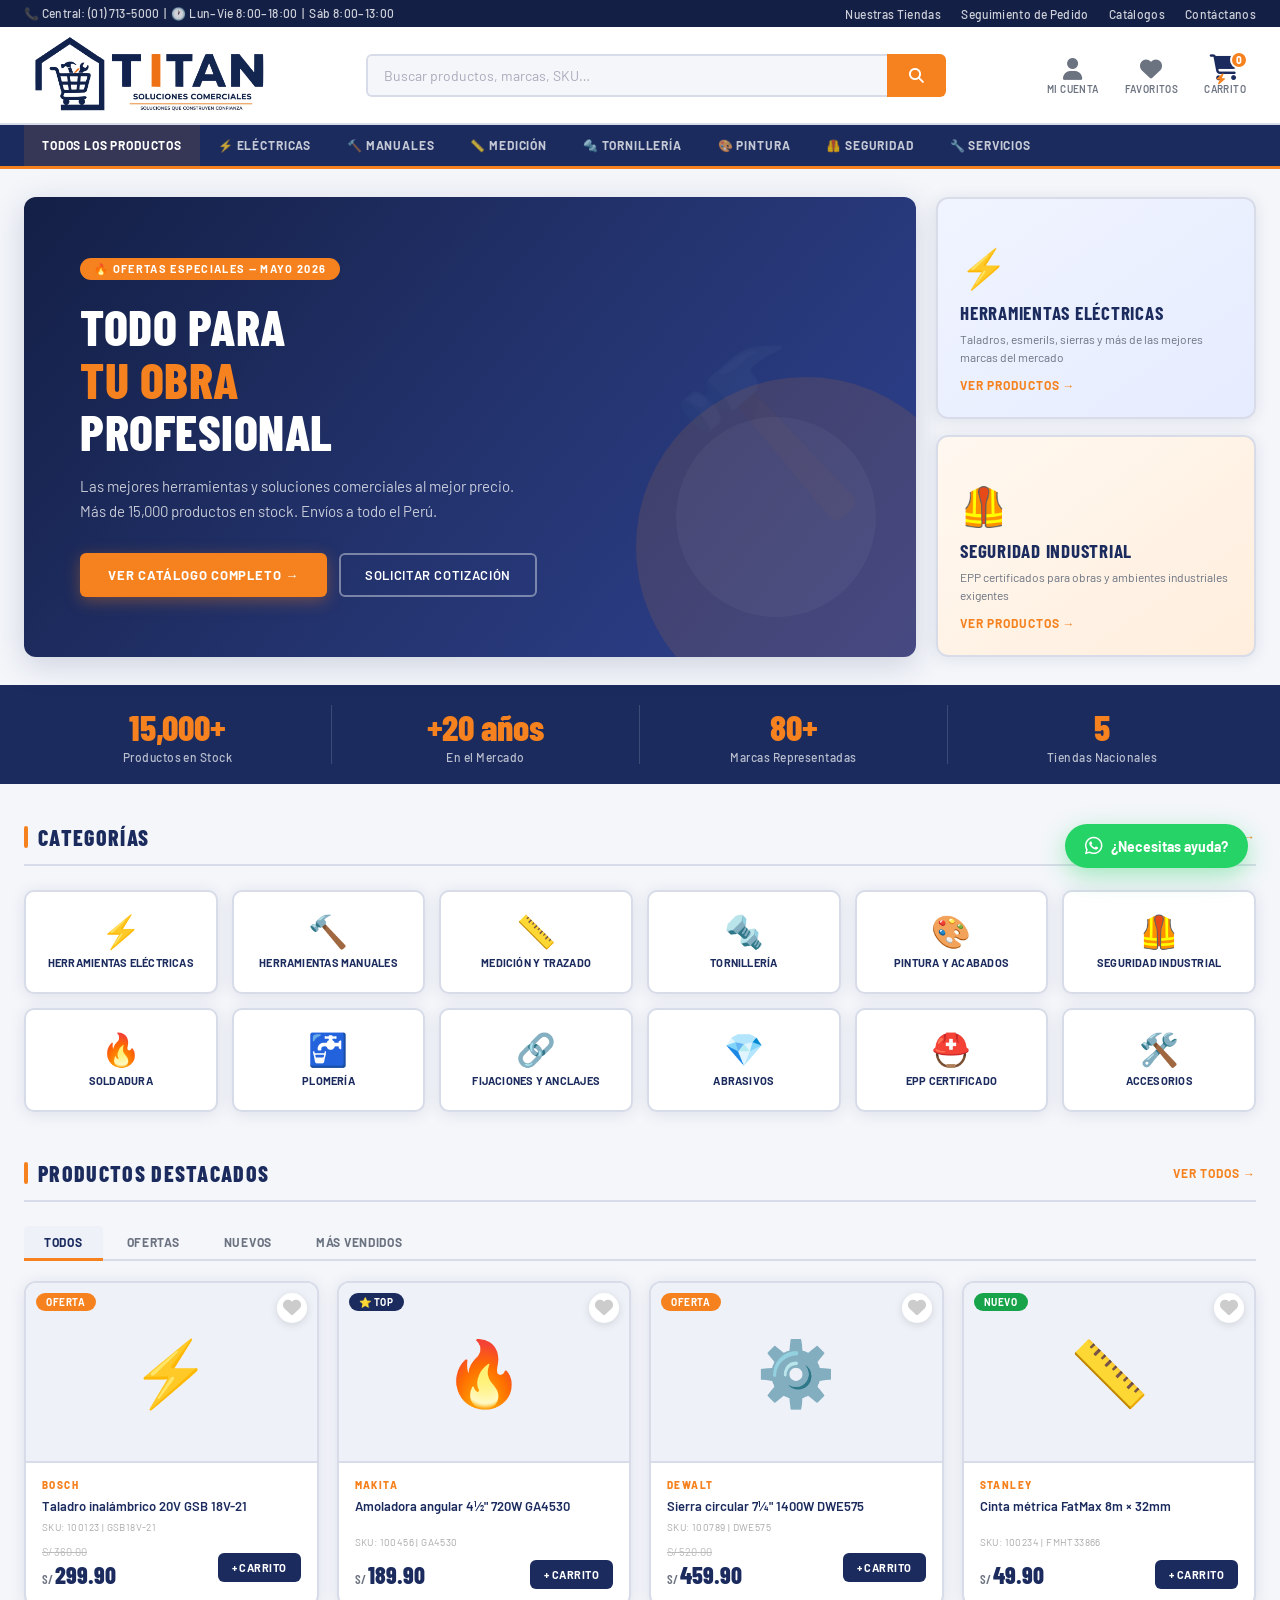
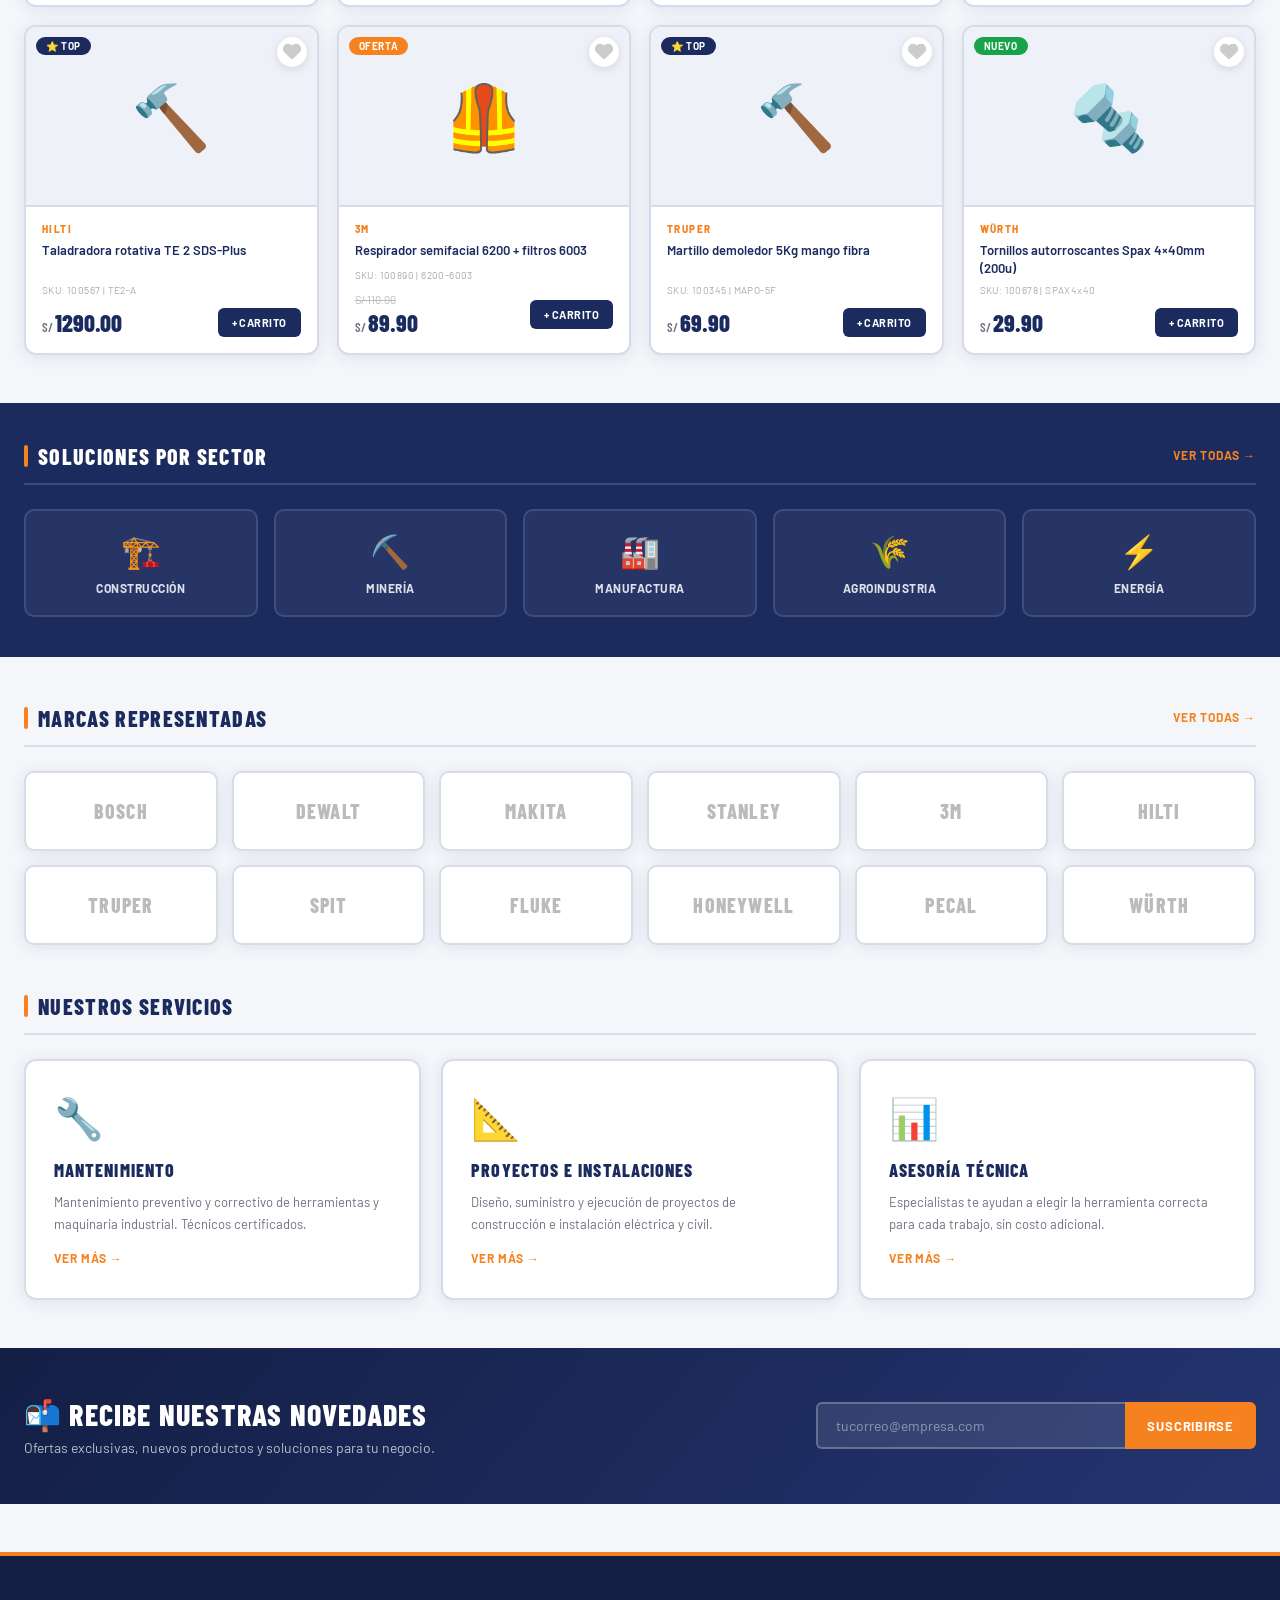
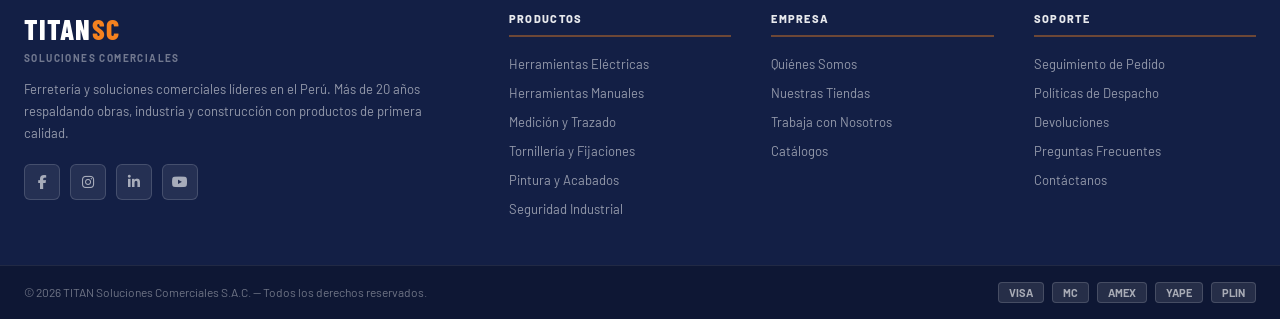
<file: index.html>
<!DOCTYPE html>
<html lang="es">
<head>
  <meta charset="UTF-8">
  <meta name="viewport" content="width=device-width, initial-scale=1.0">
  <title>TITAN Soluciones Comerciales</title>
  <meta name="description" content="Soluciones que Construyen Confianza. Herramientas profesionales, materiales y servicios para obras e industria en el Perú.">
  <link href="https://fonts.googleapis.com/css2?family=Barlow:wght@300;400;500;600;700;800;900&family=Barlow+Condensed:wght@600;700;800&display=swap" rel="stylesheet">
  <link href="https://cdnjs.cloudflare.com/ajax/libs/font-awesome/6.4.0/css/all.min.css" rel="stylesheet">
  <link rel="stylesheet" href="styles.css">
</head>
<body>

<!-- TOP BAR -->
<div class="topbar">
  <div class="topbar-inner">
    <div>📞 Central: (01) 713-5000 &nbsp;|&nbsp; 🕐 Lun–Vie 8:00–18:00 &nbsp;|&nbsp; Sáb 8:00–13:00</div>
    <div class="topbar-links">
      <a href="#tiendas">Nuestras Tiendas</a>
      <a href="#" onclick="abrirModal('seguimiento');return false;">Seguimiento de Pedido</a>
      <a href="#catalogos">Catálogos</a>
      <a href="#contacto">Contáctanos</a>
    </div>
  </div>
</div>

<!-- HEADER -->
<header id="header">
  <div class="header-inner">

    <!-- LOGO con imagen real -->
    <div class="logo" onclick="window.scrollTo({top:0,behavior:'smooth'})">
      <img src="logo.png" alt="Titan Soluciones Comerciales"
           onerror="this.style.display='none';document.getElementById('logoFallback').style.display='flex'">
      <div id="logoFallback" style="display:none;align-items:center;gap:8px">
        <div style="width:44px;height:44px;background:var(--azul);border-radius:8px;display:flex;align-items:center;justify-content:center;font-size:22px">🔨</div>
        <div class="logo-text">
          <div class="logo-title">TITAN<span>SC</span></div>
          <div class="logo-sub">Soluciones Comerciales</div>
        </div>
      </div>
    </div>

    <!-- BUSCADOR -->
    <div class="search-bar">
      <input type="text" id="searchInput" placeholder="Buscar productos, marcas, SKU…" autocomplete="off">
      <button onclick="buscar()"><i class="fas fa-search"></i></button>
      <div class="search-dropdown" id="searchDropdown"></div>
    </div>

    <!-- ACCIONES -->
    <div class="header-actions">
      <div class="header-action" onclick="abrirModal('cuenta')">
        <span class="icon"><i class="fas fa-user"></i></span>
        <span>Mi Cuenta</span>
      </div>
      <div class="header-action" onclick="abrirFavoritos()">
        <span class="icon cart-icon-wrap">
          <i class="fas fa-heart"></i>
          <span id="favCount" class="badge" style="display:none">0</span>
        </span>
        <span>Favoritos</span>
      </div>
      <div class="header-action cart-trigger" onclick="abrirCarrito()">
        <span class="icon cart-icon-wrap">
          <span style="position:relative;display:inline-block">
  <i class="fas fa-shopping-cart" style="color:var(--azul);font-size:26px"></i>
  <i class="fas fa-bolt" style="position:absolute;bottom:-4px;left:6px;font-size:11px;color:var(--naranja)"></i>
</span>
          <span id="cartBadge" class="badge">0</span>
        </span>
        <span>Carrito</span>
      </div>
    </div>
  </div>
</header>

<!-- NAV -->
<nav>
  <div class="nav-inner">
    <div class="nav-item active" onclick="filtrarNav(this,'todos')">Todos los productos</div>
    <div class="nav-item" onclick="filtrarNav(this,'electricas')">⚡ Eléctricas</div>
    <div class="nav-item" onclick="filtrarNav(this,'manuales')">🔨 Manuales</div>
    <div class="nav-item" onclick="filtrarNav(this,'medicion')">📏 Medición</div>
    <div class="nav-item" onclick="filtrarNav(this,'tornillos')">🔩 Tornillería</div>
    <div class="nav-item" onclick="filtrarNav(this,'pintura')">🎨 Pintura</div>
    <div class="nav-item" onclick="filtrarNav(this,'seguridad')">🦺 Seguridad</div>
    <div class="nav-item" onclick="abrirModal('servicios')">🔧 Servicios</div>
  </div>
</nav>

<!-- HERO -->
<div class="hero">
  <div class="hero-main">
    <div class="hero-deco">🔨</div>
    <div class="hero-content">
      <span class="hero-tag">🔥 Ofertas Especiales — Mayo 2026</span>
      <h1>Todo para<br><span>Tu Obra</span><br>Profesional</h1>
      <p>Las mejores herramientas y soluciones comerciales al mejor precio. Más de 15,000 productos en stock. Envíos a todo el Perú.</p>
      <div class="hero-btns">
        <button class="btn-primary" onclick="document.getElementById('productos').scrollIntoView({behavior:'smooth'})">
          Ver Catálogo Completo →
        </button>
        <button class="btn-outline" onclick="abrirModal('cotizacion')">
          Solicitar Cotización
        </button>
      </div>
    </div>
  </div>
  <div class="hero-side">
    <div class="side-banner b1" onclick="filtrarNav(document.querySelectorAll('.nav-item')[1],'electricas')">
      <span class="sb-icon">⚡</span>
      <h3>Herramientas Eléctricas</h3>
      <p>Taladros, esmerils, sierras y más de las mejores marcas del mercado</p>
      <div class="sb-link">VER PRODUCTOS →</div>
    </div>
    <div class="side-banner b2" onclick="filtrarNav(document.querySelectorAll('.nav-item')[6],'seguridad')">
      <span class="sb-icon">🦺</span>
      <h3>Seguridad Industrial</h3>
      <p>EPP certificados para obras y ambientes industriales exigentes</p>
      <div class="sb-link">VER PRODUCTOS →</div>
    </div>
  </div>
</div>

<!-- STATS -->
<div class="stats-bar">
  <div class="stats-inner">
    <div class="stat-item">
      <div class="stat-num" data-target="15000" data-suffix="+">0</div>
      <div class="stat-label">Productos en Stock</div>
    </div>
    <div class="stat-item">
      <div class="stat-num">+20 años</div>
      <div class="stat-label">En el Mercado</div>
    </div>
    <div class="stat-item">
      <div class="stat-num" data-target="80" data-suffix="+">0</div>
      <div class="stat-label">Marcas Representadas</div>
    </div>
    <div class="stat-item">
      <div class="stat-num" data-target="5">0</div>
      <div class="stat-label">Tiendas Nacionales</div>
    </div>
  </div>
</div>

<!-- CATEGORÍAS -->
<div class="section">
  <div class="section-header">
    <div class="section-title">Categorías</div>
    <span class="ver-todo" onclick="document.getElementById('productos').scrollIntoView({behavior:'smooth'})">Ver todas →</span>
  </div>
  <div class="cats-grid" id="catsGrid"></div>
</div>

<!-- PRODUCTOS -->
<div class="section" id="productos">
  <div class="section-header">
    <div class="section-title">Productos Destacados</div>
    <span class="ver-todo" onclick="filtrarNav(document.querySelector('.nav-item'),'todos')">Ver todos →</span>
  </div>
  <div class="productos-tabs">
    <div class="prod-tab active" onclick="cambiarTab(this,'todos')">Todos</div>
    <div class="prod-tab" onclick="cambiarTab(this,'oferta')">Ofertas</div>
    <div class="prod-tab" onclick="cambiarTab(this,'nuevo')">Nuevos</div>
    <div class="prod-tab" onclick="cambiarTab(this,'destacado')">Más Vendidos</div>
  </div>
  <div class="productos-grid" id="productosGrid"></div>
</div>

<!-- SECTORES -->
<div class="industrias">
  <div class="industrias-inner">
    <div class="section-header">
      <div class="section-title">Soluciones por Sector</div>
      <span class="ver-todo">Ver todas →</span>
    </div>
    <div class="industrias-grid">
      <div class="industria-item" onclick="abrirModal('sector-construccion')"><div class="ind-icon">🏗️</div><div class="ind-name">Construcción</div></div>
      <div class="industria-item" onclick="abrirModal('sector-mineria')"><div class="ind-icon">⛏️</div><div class="ind-name">Minería</div></div>
      <div class="industria-item" onclick="abrirModal('sector-industria')"><div class="ind-icon">🏭</div><div class="ind-name">Manufactura</div></div>
      <div class="industria-item" onclick="abrirModal('sector-agricultura')"><div class="ind-icon">🌾</div><div class="ind-name">Agroindustria</div></div>
      <div class="industria-item" onclick="abrirModal('sector-energia')"><div class="ind-icon">⚡</div><div class="ind-name">Energía</div></div>
    </div>
  </div>
</div>

<!-- MARCAS -->
<div class="section" id="catalogos">
  <div class="section-header">
    <div class="section-title">Marcas Representadas</div>
    <span class="ver-todo">Ver todas →</span>
  </div>
  <div class="marcas-grid" id="marcasGrid"></div>
</div>

<!-- SERVICIOS -->
<div class="section">
  <div class="section-header">
    <div class="section-title">Nuestros Servicios</div>
  </div>
  <div class="servicios-grid">
    <div class="servicio-card" onclick="abrirModal('srv-mantenimiento')">
      <span class="srv-icon">🔧</span>
      <div class="srv-title">Mantenimiento</div>
      <div class="srv-desc">Mantenimiento preventivo y correctivo de herramientas y maquinaria industrial. Técnicos certificados.</div>
      <div class="srv-link">Ver más →</div>
    </div>
    <div class="servicio-card" onclick="abrirModal('srv-proyectos')">
      <span class="srv-icon">📐</span>
      <div class="srv-title">Proyectos e Instalaciones</div>
      <div class="srv-desc">Diseño, suministro y ejecución de proyectos de construcción e instalación eléctrica y civil.</div>
      <div class="srv-link">Ver más →</div>
    </div>
    <div class="servicio-card" onclick="abrirModal('srv-asesoria')">
      <span class="srv-icon">📊</span>
      <div class="srv-title">Asesoría Técnica</div>
      <div class="srv-desc">Especialistas te ayudan a elegir la herramienta correcta para cada trabajo, sin costo adicional.</div>
      <div class="srv-link">Ver más →</div>
    </div>
  </div>
</div>

<!-- NEWSLETTER -->
<div class="newsletter">
  <div class="newsletter-inner">
    <div>
      <h2>📬 Recibe Nuestras Novedades</h2>
      <p>Ofertas exclusivas, nuevos productos y soluciones para tu negocio.</p>
    </div>
    <div class="newsletter-form">
      <input type="email" id="newsletterEmail" placeholder="tucorreo@empresa.com">
      <button onclick="suscribir()">Suscribirse</button>
    </div>
  </div>
</div>

<!-- FOOTER -->
<footer id="contacto">
  <div class="footer-inner">
    <div>
      <div class="footer-logo">TITAN<span>SC</span></div>
      <div class="footer-sub">Soluciones Comerciales</div>
      <div class="footer-desc">Ferretería y soluciones comerciales líderes en el Perú. Más de 20 años respaldando obras, industria y construcción con productos de primera calidad.</div>
      <div class="footer-social">
        <div class="social-btn" title="Facebook"><i class="fab fa-facebook-f"></i></div>
        <div class="social-btn" title="Instagram"><i class="fab fa-instagram"></i></div>
        <div class="social-btn" title="LinkedIn"><i class="fab fa-linkedin-in"></i></div>
        <div class="social-btn" title="YouTube"><i class="fab fa-youtube"></i></div>
      </div>
    </div>
    <div class="footer-col">
      <h4>Productos</h4>
      <ul>
        <li><a href="#" onclick="filtrarNav(null,'electricas');return false;">Herramientas Eléctricas</a></li>
        <li><a href="#" onclick="filtrarNav(null,'manuales');return false;">Herramientas Manuales</a></li>
        <li><a href="#" onclick="filtrarNav(null,'medicion');return false;">Medición y Trazado</a></li>
        <li><a href="#" onclick="filtrarNav(null,'tornillos');return false;">Tornillería y Fijaciones</a></li>
        <li><a href="#" onclick="filtrarNav(null,'pintura');return false;">Pintura y Acabados</a></li>
        <li><a href="#" onclick="filtrarNav(null,'seguridad');return false;">Seguridad Industrial</a></li>
      </ul>
    </div>
    <div class="footer-col">
      <h4>Empresa</h4>
      <ul>
        <li><a href="#" onclick="abrirModal('quienes');return false;">Quiénes Somos</a></li>
        <li><a href="#tiendas">Nuestras Tiendas</a></li>
        <li><a href="#" onclick="abrirModal('trabajo');return false;">Trabaja con Nosotros</a></li>
        <li><a href="#catalogos">Catálogos</a></li>
      </ul>
    </div>
    <div class="footer-col">
      <h4>Soporte</h4>
      <ul>
        <li><a href="#" onclick="abrirModal('seguimiento');return false;">Seguimiento de Pedido</a></li>
        <li><a href="#" onclick="abrirModal('despacho');return false;">Políticas de Despacho</a></li>
        <li><a href="#" onclick="abrirModal('devoluciones');return false;">Devoluciones</a></li>
        <li><a href="#" onclick="abrirModal('faq');return false;">Preguntas Frecuentes</a></li>
        <li><a href="#contacto">Contáctanos</a></li>
      </ul>
    </div>
  </div>
  <div class="footer-bottom">
    <div class="footer-bottom-inner">
      <span>© 2026 TITAN Soluciones Comerciales S.A.C. — Todos los derechos reservados.</span>
      <div class="footer-pays">
        <span class="pay-badge">VISA</span>
        <span class="pay-badge">MC</span>
        <span class="pay-badge">AMEX</span>
        <span class="pay-badge">YAPE</span>
        <span class="pay-badge">PLIN</span>
      </div>
    </div>
  </div>
</footer>

<!-- MODAL UNIVERSAL -->
<div id="modalOverlay" class="modal-overlay" onclick="cerrarModalOverlay(event)">
  <div class="modal-box" id="modalBox">
    <button class="modal-close" onclick="cerrarModal()"><i class="fas fa-times"></i></button>
    <div id="modalContent"></div>
  </div>
</div>

<!-- MODAL CARRITO -->
<div id="cartModalOverlay" class="modal-overlay" onclick="cerrarCartOverlay(event)">
  <div class="modal-box cart-box">
    <button class="modal-close" style="background:rgba(255,255,255,0.15);border-color:rgba(255,255,255,0.2);color:#fff" onclick="cerrarCarrito()"><i class="fas fa-times"></i></button>
    <div class="cart-header-bar">
      <h3><i class="fas fa-shopping-cart"></i> Mi Carrito</h3>
    </div>
    <div class="cart-body-scroll" id="cartBody"></div>
    <div class="cart-footer-bar">
      <div class="cart-total-line">
        <span>Subtotal</span>
        <strong>S/ <span id="cartTotal">0.00</span></strong>
      </div>
      <button class="btn-checkout" onclick="checkout()">
        <i class="fab fa-whatsapp"></i>&nbsp; Finalizar por WhatsApp
      </button>
      <button class="btn-vaciar" onclick="vaciarCarrito()">Vaciar carrito</button>
    </div>
  </div>
</div>

<!-- MODAL FAVORITOS -->
<div id="favModalOverlay" class="modal-overlay" onclick="cerrarFavOverlay(event)">
  <div class="modal-box cart-box">
    <button class="modal-close" style="background:rgba(255,255,255,0.15);border-color:rgba(255,255,255,0.2);color:#fff" onclick="cerrarFavoritos()"><i class="fas fa-times"></i></button>
    <div class="cart-header-bar">
      <h3><i class="fas fa-heart"></i> Mis Favoritos</h3>
    </div>
    <div class="cart-body-scroll" id="favBody"></div>
  </div>
</div>

<!-- TOAST -->
<div id="toast" class="toast"></div>

<!-- WHATSAPP FLOTANTE -->
<a href="https://wa.me/51926962140" class="whatsapp-float" target="_blank" title="Chatea con nosotros">
  <i class="fab fa-whatsapp"></i>
  <span>¿Necesitas ayuda?</span>
</a>

<script src="script.js"></script>
</body>
</html>
</file>
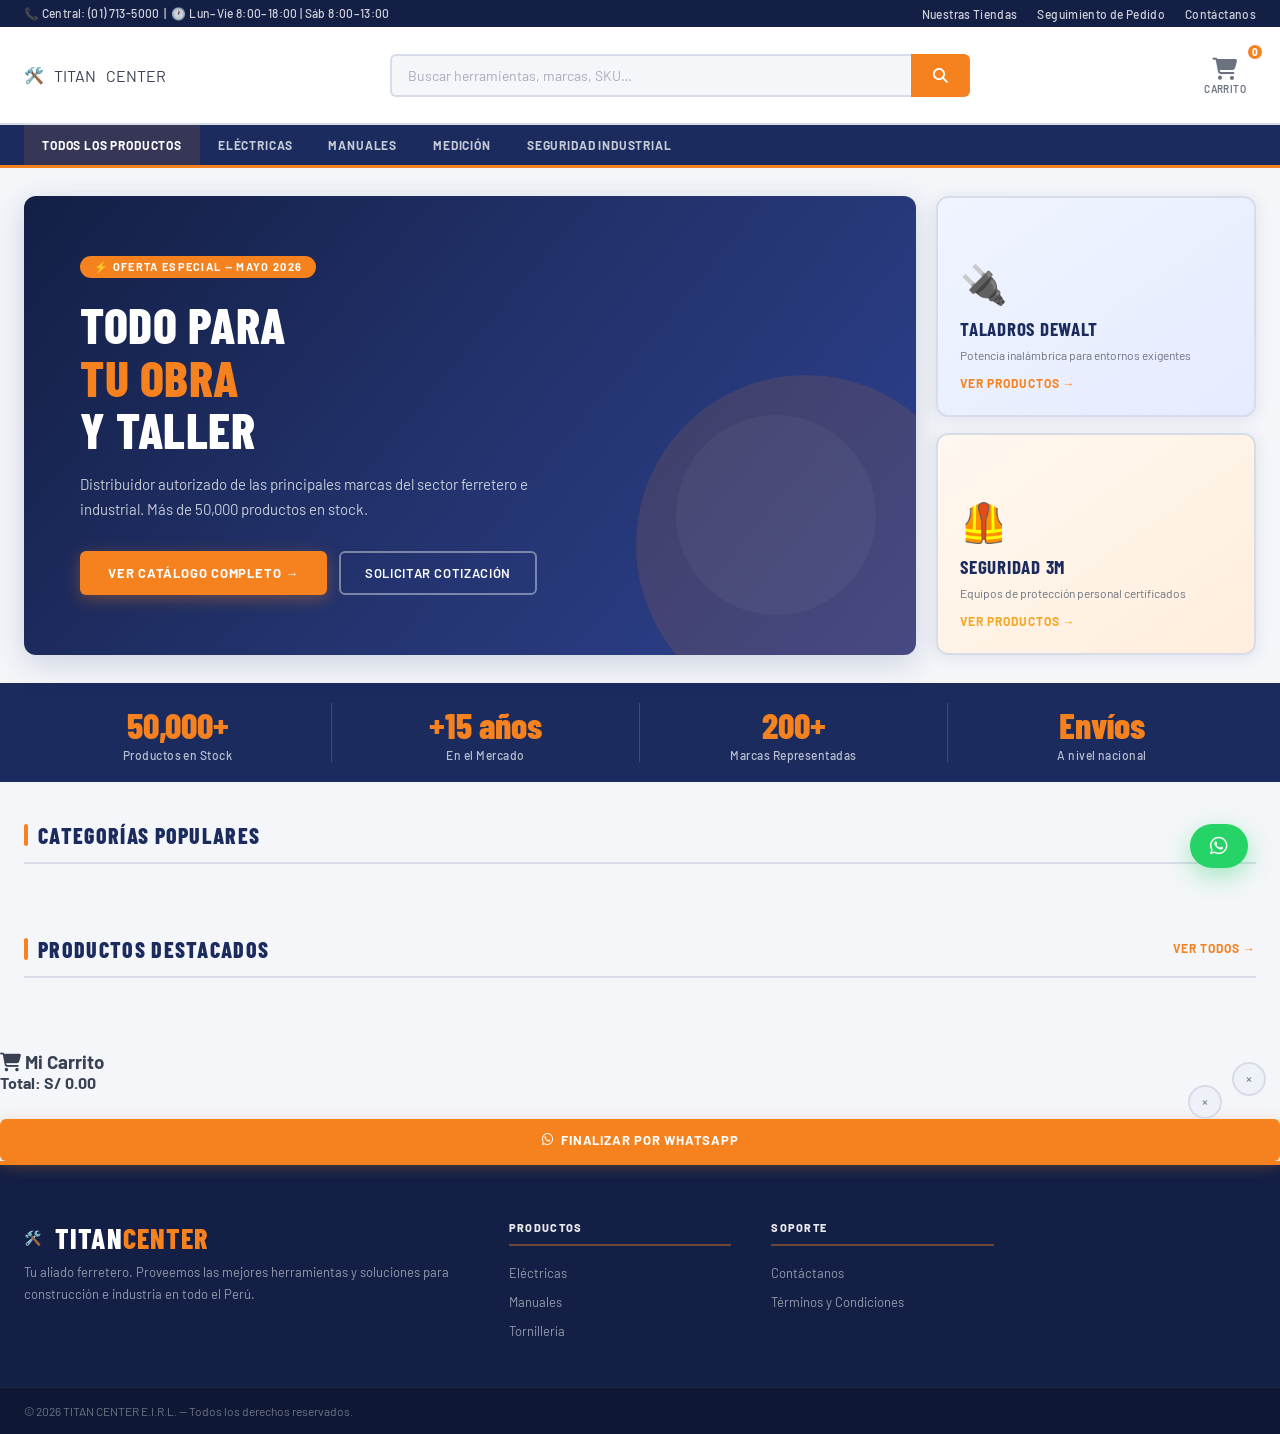
<file: index001.html>
<!DOCTYPE html>
<html lang="es">
<head>
    <meta charset="UTF-8">
    <meta name="viewport" content="width=device-width, initial-scale=1.0">
    <title>TITAN CENTER — Herramientas y Soluciones Industriales</title>
    <link href="https://fonts.googleapis.com/css2?family=Barlow:wght@300;400;500;600;700;800;900&family=Barlow+Condensed:wght@600;700;800&display=swap" rel="stylesheet">
    <link href="https://cdnjs.cloudflare.com/ajax/libs/font-awesome/6.4.0/css/all.min.css" rel="stylesheet">
    <link rel="stylesheet" href="styles.css">
</head>
<body>

<div class="topbar">
  <div class="topbar-inner">
    <div>📞 Central: (01) 713-5000 &nbsp;|&nbsp; 🕐 Lun–Vie 8:00–18:00 | Sáb 8:00–13:00</div>
    <div class="topbar-links">
      <a href="#">Nuestras Tiendas</a>
      <a href="#">Seguimiento de Pedido</a>
      <a href="#">Contáctanos</a>
    </div>
  </div>
</div>

<header id="header">
  <div class="header-inner">
    <div class="logo">
      <div class="logo-icon">🛠️</div>
      TITAN<span>CENTER</span>
    </div>
    <div class="search-bar">
      <input type="text" placeholder="Buscar herramientas, marcas, SKU…">
      <button><i class="fas fa-search"></i></button>
    </div>
    <div class="header-actions">
      <div class="header-action" id="cartIcon">
        <div class="cart-badge">
            <span class="icon"><i class="fas fa-shopping-cart"></i></span>
            <span class="badge" id="cartCount">0</span>
        </div>
        <span>Carrito</span>
      </div>
    </div>
  </div>
</header>

<nav>
  <div class="nav-inner">
    <div class="nav-item active">Todos los productos</div>
    <div class="nav-item">Eléctricas</div>
    <div class="nav-item">Manuales</div>
    <div class="nav-item">Medición</div>
    <div class="nav-item">Seguridad Industrial</div>
  </div>
</nav>

<div class="hero">
  <div class="hero-main">
    <span class="hero-tag">⚡ Oferta Especial — Mayo 2026</span>
    <h1>Todo para<br><span>Tu Obra</span><br>y Taller</h1>
    <p>Distribuidor autorizado de las principales marcas del sector ferretero e industrial. Más de 50,000 productos en stock.</p>
    <div class="hero-btns">
      <button class="btn-primary" onclick="document.getElementById('productos').scrollIntoView({behavior:'smooth'})">Ver catálogo completo →</button>
      <button class="btn-outline">Solicitar cotización</button>
    </div>
  </div>
  <div class="hero-side">
    <div class="side-banner b1">
      <span class="sb-icon">🔌</span>
      <h3>Taladros DeWalt</h3>
      <p>Potencia inalámbrica para entornos exigentes</p>
      <div class="sb-link">VER PRODUCTOS →</div>
    </div>
    <div class="side-banner b2">
      <span class="sb-icon">🦺</span>
      <h3>Seguridad 3M</h3>
      <p>Equipos de protección personal certificados</p>
      <div class="sb-link" style="color:#F5A623">VER PRODUCTOS →</div>
    </div>
  </div>
</div>

<div class="stats-bar">
  <div class="stats-inner">
    <div class="stat-item">
      <div class="stat-num">50,000+</div>
      <div class="stat-label">Productos en Stock</div>
    </div>
    <div class="stat-item">
      <div class="stat-num">+15 años</div>
      <div class="stat-label">En el Mercado</div>
    </div>
    <div class="stat-item">
      <div class="stat-num">200+</div>
      <div class="stat-label">Marcas Representadas</div>
    </div>
    <div class="stat-item">
      <div class="stat-num">Envíos</div>
      <div class="stat-label">A nivel nacional</div>
    </div>
  </div>
</div>

<div class="section" id="categorias">
  <div class="section-header">
    <div class="section-title">Categorías Populares</div>
  </div>
  <div class="cats-grid" id="catSlider">
    </div>
</div>

<div class="section" id="productos">
  <div class="section-header">
    <div class="section-title">Productos Destacados</div>
    <span class="ver-todo">Ver todos →</span>
  </div>
  <div class="productos-grid" id="featuredProducts">
    </div>
</div>

<div id="productModal" class="custom-modal">
    <div class="modal-content product-detail-content">
        <span class="modal-close" onclick="cerrarDetalle()">&times;</span>
        <div class="product-detail-grid" id="productDetailBody">
            </div>
    </div>
</div>

<div id="cartModal" class="custom-modal">
    <div class="modal-content cart-content">
        <div class="modal-header">
            <h3><i class="fas fa-shopping-cart"></i> Mi Carrito</h3>
            <span class="modal-close" onclick="cerrarCarrito()">&times;</span>
        </div>
        <div class="modal-body" id="cartBody"></div>
        <div class="modal-footer">
            <div class="cart-total">
                <strong>Total: <span style="color:var(--rojo);">S/ <span id="cartTotal">0.00</span></span></strong>
            </div>
            <button class="btn-primary" style="width:100%; justify-content:center;" onclick="checkout()">
                <i class="fab fa-whatsapp"></i> Finalizar por WhatsApp
            </button>
        </div>
    </div>
</div>

<a href="https://wa.me/51991234567" class="whatsapp-float" target="_blank">
    <i class="fab fa-whatsapp"></i>
</a>

<footer>
  <div class="footer-inner">
    <div>
      <div class="footer-logo"><div class="logo-icon" style="display:inline-block; width:24px;height:24px;font-size:14px;vertical-align:middle;">🛠️</div> TITAN<span>CENTER</span></div>
      <div class="footer-desc">Tu aliado ferretero. Proveemos las mejores herramientas y soluciones para construcción e industria en todo el Perú.</div>
    </div>
    <div class="footer-col">
      <h4>Productos</h4>
      <ul>
        <li><a href="#">Eléctricas</a></li>
        <li><a href="#">Manuales</a></li>
        <li><a href="#">Tornillería</a></li>
      </ul>
    </div>
    <div class="footer-col">
      <h4>Soporte</h4>
      <ul>
        <li><a href="#">Contáctanos</a></li>
        <li><a href="#">Términos y Condiciones</a></li>
      </ul>
    </div>
  </div>
  <div class="footer-bottom">
    <div class="footer-bottom-inner">
      <span>© 2026 TITAN CENTER E.I.R.L. — Todos los derechos reservados.</span>
    </div>
  </div>
</footer>

<script src="script.js"></script>
</body>
</html>
</file>
<file: styles.css>
/* ═══════════════════════════════════════════════════════════
   TITAN SOLUCIONES COMERCIALES — styles.css
   Tema CLARO: Azul Marino #1B2B5E + Naranja #F5821F
════════════════════════════════════════════════════════════ */

:root {
  --azul:        #1B2B5E;
  --azul-dark:   #131f45;
  --azul-medio:  #243470;
  --azul-claro:  #2e4190;
  --naranja:     #F5821F;
  --naranja-dark:#d96d0c;
  --naranja-hover:#ff8f2d;
  --blanco:      #FFFFFF;
  --gris-bg:     #F4F6FA;
  --gris-claro:  #EEF1F8;
  --gris-borde:  #D8DCE8;
  --gris-texto:  #6B7280;
  --texto-oscuro:#1B2B5E;
  --texto-medio: #374151;
  --verde:       #16a34a;
  --rojo-error:  #DC2626;
  --whatsapp:    #25d366;
  --sombra:      0 2px 16px rgba(27,43,94,0.10);
  --sombra-hover:0 8px 32px rgba(27,43,94,0.18);
}

*, *::before, *::after { box-sizing: border-box; margin: 0; padding: 0; }
html { scroll-behavior: smooth; }

body {
  font-family: 'Barlow', 'Segoe UI', sans-serif;
  background: var(--gris-bg);
  color: var(--texto-medio);
  min-height: 100vh;
  overflow-x: hidden;
}

a { text-decoration: none; color: inherit; }

/* ══════════════════════
   TOP BAR
══════════════════════ */
.topbar {
  background: var(--azul-dark);
  padding: 6px 0;
  font-size: 12px;
  font-weight: 500;
  letter-spacing: 0.03em;
  color: rgba(255,255,255,0.80);
}
.topbar-inner {
  max-width: 1380px;
  margin: 0 auto;
  padding: 0 24px;
  display: flex;
  justify-content: space-between;
  align-items: center;
  gap: 12px;
}
.topbar a { color: rgba(255,255,255,0.80); transition: color .2s; }
.topbar a:hover { color: var(--naranja); }
.topbar-links { display: flex; gap: 20px; }

/* ══════════════════════
   HEADER
══════════════════════ */
header {
  background: var(--blanco);
  border-bottom: 2px solid var(--gris-borde);
  position: sticky;
  top: 0;
  z-index: 100;
  transition: box-shadow .3s;
}
header.scrolled { box-shadow: 0 4px 24px rgba(27,43,94,0.15); }

.header-inner {
  max-width: 1380px;
  margin: 0 auto;
  padding: 0 24px;
  display: grid;
  grid-template-columns: auto 1fr auto;
  align-items: center;
  gap: 28px;
  height: 96px;
}

/* LOGO */
.logo {
  display: flex;
  align-items: center;
  cursor: pointer;
  gap: 10px;
  user-select: none;
  flex-shrink: 0;
}
.logo img {
  height: 90px;
  width: auto;
  object-fit: contain;
}
.logo-text {
  display: flex;
  flex-direction: column;
  line-height: 1.1;
}
.logo-title {
  font-family: 'Barlow Condensed', sans-serif;
  font-size: 26px;
  font-weight: 800;
  color: var(--azul);
  letter-spacing: 0.04em;
  text-transform: uppercase;
}
.logo-title span { color: var(--naranja); }
.logo-sub {
  font-size: 9px;
  font-weight: 700;
  letter-spacing: 0.14em;
  text-transform: uppercase;
  color: var(--gris-texto);
}

/* SEARCH */
.search-bar {
  display: flex;
  max-width: 580px;
  width: 100%;
  justify-self: center;
  position: relative;
  border-radius: 6px;
  overflow: visible;
}
.search-bar input {
  flex: 1;
  padding: 11px 16px;
  background: var(--gris-bg);
  border: 2px solid var(--gris-borde);
  border-right: none;
  border-radius: 6px 0 0 6px;
  color: var(--texto-oscuro);
  font-family: 'Barlow', sans-serif;
  font-size: 14px;
  outline: none;
  transition: border-color .2s;
}
.search-bar input:focus { border-color: var(--azul); background: var(--blanco); }
.search-bar input::placeholder { color: #aab; }
.search-bar button {
  padding: 11px 22px;
  background: var(--naranja);
  border: none;
  border-radius: 0 6px 6px 0;
  color: #fff;
  font-size: 15px;
  cursor: pointer;
  transition: background .2s;
}
.search-bar button:hover { background: var(--naranja-dark); }

/* Search dropdown */
.search-dropdown {
  position: absolute;
  top: calc(100% + 6px);
  left: 0; right: 0;
  background: var(--blanco);
  border: 2px solid var(--gris-borde);
  border-radius: 8px;
  z-index: 300;
  display: none;
  overflow: hidden;
  box-shadow: var(--sombra-hover);
}
.search-dropdown.active { display: block; }
.search-result-item {
  padding: 10px 16px;
  display: flex;
  align-items: center;
  gap: 12px;
  cursor: pointer;
  transition: background .15s;
  border-bottom: 1px solid var(--gris-claro);
}
.search-result-item:last-child { border-bottom: none; }
.search-result-item:hover { background: var(--gris-bg); }
.sri-icon { font-size: 22px; }
.sri-info { flex: 1; }
.sri-name { font-size: 13px; font-weight: 600; color: var(--texto-oscuro); }
.sri-meta { font-size: 11px; color: var(--gris-texto); margin-top: 2px; }
.sri-price {
  font-family: 'Barlow Condensed', sans-serif;
  font-size: 16px;
  font-weight: 700;
  color: var(--naranja);
}
.search-no-results { padding: 16px; text-align: center; color: #aaa; font-size: 13px; }

/* HEADER ACTIONS */
.header-actions { display: flex; align-items: center; gap: 6px; }
.header-action {
  display: flex;
  flex-direction: column;
  align-items: center;
  gap: 2px;
  font-size: 10px;
  font-weight: 600;
  letter-spacing: 0.04em;
  color: var(--gris-texto);
  cursor: pointer;
  transition: color .2s;
  padding: 8px 10px;
  border-radius: 6px;
  position: relative;
  text-transform: uppercase;
}
.header-action:hover { color: var(--azul); background: var(--gris-claro); }
.header-action .icon { font-size: 22px; }
.cart-icon-wrap { position: relative; display: inline-block; }
.cart-trigger { cursor: pointer; }

.badge {
  position: absolute;
  top: -4px; right: -8px;
  background: var(--naranja);
  color: #fff;
  font-size: 10px;
  font-weight: 800;
  min-width: 18px; height: 18px;
  border-radius: 50%;
  display: flex; align-items: center; justify-content: center;
  padding: 0 3px;
  border: 2px solid #fff;
  transition: transform .2s;
}
.badge.pop { animation: badgePop .3s ease; }
@keyframes badgePop {
  0%   { transform: scale(1); }
  50%  { transform: scale(1.6); }
  100% { transform: scale(1); }
}

/* ══════════════════════
   NAV
══════════════════════ */
nav {
  background: var(--azul);
  border-bottom: 3px solid var(--naranja);
}
.nav-inner {
  max-width: 1380px;
  margin: 0 auto;
  padding: 0 24px;
  display: flex;
  overflow-x: auto;
  scrollbar-width: none;
}
.nav-inner::-webkit-scrollbar { display: none; }
.nav-item {
  padding: 13px 18px;
  font-size: 12px;
  font-weight: 700;
  letter-spacing: 0.07em;
  text-transform: uppercase;
  color: rgba(255,255,255,0.75);
  cursor: pointer;
  transition: background .2s, color .2s;
  border-bottom: 3px solid transparent;
  margin-bottom: -3px;
  white-space: nowrap;
  user-select: none;
}
.nav-item:hover  { color: #fff; background: rgba(255,255,255,0.08); }
.nav-item.active { color: #fff; border-bottom-color: var(--naranja); background: rgba(245,130,31,0.12); }

/* ══════════════════════
   HERO
══════════════════════ */
.hero {
  max-width: 1380px;
  margin: 28px auto;
  padding: 0 24px;
  display: grid;
  grid-template-columns: 1fr 320px;
  gap: 20px;
}
.hero-main {
  background: linear-gradient(130deg, var(--azul-dark) 0%, var(--azul-medio) 55%, var(--azul-claro) 100%);
  border-radius: 12px;
  padding: 60px 56px;
  position: relative;
  overflow: hidden;
  min-height: 360px;
  display: flex;
  flex-direction: column;
  justify-content: center;
  box-shadow: var(--sombra-hover);
}
.hero-main::before {
  content: '';
  position: absolute;
  right: -60px; bottom: -60px;
  width: 340px; height: 340px;
  background: rgba(245,130,31,0.12);
  border-radius: 50%;
  pointer-events: none;
}
.hero-main::after {
  content: '';
  position: absolute;
  right: 40px; bottom: 40px;
  width: 200px; height: 200px;
  background: rgba(255,255,255,0.04);
  border-radius: 50%;
  pointer-events: none;
}
.hero-deco {
  position: absolute;
  right: 48px; top: 50%;
  transform: translateY(-50%);
  font-size: 160px;
  opacity: 0.06;
  pointer-events: none;
  z-index: 0;
}
.hero-content { position: relative; z-index: 1; }

.hero-tag {
  display: inline-block;
  background: var(--naranja);
  color: #fff;
  font-size: 11px;
  font-weight: 700;
  letter-spacing: 0.12em;
  text-transform: uppercase;
  padding: 4px 14px;
  border-radius: 20px;
  margin-bottom: 20px;
  width: fit-content;
  animation: fadeInUp .5s .1s both;
}
.hero-main h1 {
  font-family: 'Barlow Condensed', sans-serif;
  font-size: 50px;
  font-weight: 800;
  line-height: 1.05;
  text-transform: uppercase;
  letter-spacing: 0.01em;
  color: var(--blanco);
  margin-bottom: 16px;
  animation: fadeInUp .5s .2s both;
}
.hero-main h1 span { color: var(--naranja); }
.hero-main p {
  font-size: 15px;
  color: rgba(255,255,255,0.75);
  max-width: 460px;
  line-height: 1.7;
  margin-bottom: 28px;
  animation: fadeInUp .5s .3s both;
}
.hero-btns {
  display: flex;
  gap: 12px;
  flex-wrap: wrap;
  animation: fadeInUp .5s .4s both;
}
@keyframes fadeInUp {
  from { opacity: 0; transform: translateY(20px); }
  to   { opacity: 1; transform: translateY(0); }
}

.btn-primary {
  display: inline-flex;
  align-items: center;
  gap: 8px;
  padding: 13px 28px;
  background: var(--naranja);
  color: #fff;
  font-family: 'Barlow', sans-serif;
  font-size: 13px;
  font-weight: 700;
  letter-spacing: 0.06em;
  text-transform: uppercase;
  border: none;
  border-radius: 6px;
  cursor: pointer;
  transition: background .2s, transform .15s, box-shadow .2s;
  box-shadow: 0 4px 16px rgba(245,130,31,0.35);
}
.btn-primary:hover { background: var(--naranja-dark); transform: translateY(-2px); box-shadow: 0 8px 24px rgba(245,130,31,0.4); }

.btn-outline {
  display: inline-flex;
  align-items: center;
  gap: 8px;
  padding: 12px 24px;
  background: transparent;
  color: var(--blanco);
  font-family: 'Barlow', sans-serif;
  font-size: 13px;
  font-weight: 600;
  letter-spacing: 0.05em;
  text-transform: uppercase;
  border: 2px solid rgba(255,255,255,0.4);
  border-radius: 6px;
  cursor: pointer;
  transition: border-color .2s, background .2s;
}
.btn-outline:hover { border-color: var(--naranja); background: rgba(245,130,31,0.12); }

/* HERO SIDE */
.hero-side { display: flex; flex-direction: column; gap: 16px; }
.side-banner {
  flex: 1;
  border-radius: 12px;
  padding: 24px 22px;
  position: relative;
  overflow: hidden;
  border: 2px solid var(--gris-borde);
  background: var(--blanco);
  display: flex;
  flex-direction: column;
  justify-content: flex-end;
  cursor: pointer;
  transition: transform .2s, box-shadow .2s, border-color .2s;
  box-shadow: var(--sombra);
}
.side-banner:hover { transform: translateY(-3px); box-shadow: var(--sombra-hover); border-color: var(--naranja); }
.side-banner .sb-icon { font-size: 38px; margin-bottom: 10px; display: block; }
.side-banner h3 {
  font-family: 'Barlow Condensed', sans-serif;
  font-size: 19px;
  font-weight: 700;
  text-transform: uppercase;
  letter-spacing: 0.04em;
  color: var(--azul);
  margin-bottom: 6px;
}
.side-banner p { font-size: 12px; color: var(--gris-texto); line-height: 1.5; }
.side-banner .sb-link {
  margin-top: 12px;
  font-size: 12px;
  font-weight: 700;
  letter-spacing: 0.08em;
  text-transform: uppercase;
  color: var(--naranja);
}
.side-banner.b1 { background: linear-gradient(145deg, #f0f4ff 0%, #e6ecff 100%); }
.side-banner.b2 { background: linear-gradient(145deg, #fff8f0 0%, #ffeedd 100%); }

/* ══════════════════════
   STATS BAR
══════════════════════ */
.stats-bar {
  background: var(--azul);
  padding: 20px 0;
  margin-bottom: 40px;
}
.stats-inner {
  max-width: 1380px;
  margin: 0 auto;
  padding: 0 24px;
  display: grid;
  grid-template-columns: repeat(4, 1fr);
}
.stat-item {
  display: flex;
  flex-direction: column;
  align-items: center;
  padding: 0 20px;
  border-right: 1px solid rgba(255,255,255,0.15);
}
.stat-item:last-child { border-right: none; }
.stat-num {
  font-family: 'Barlow Condensed', sans-serif;
  font-size: 36px;
  font-weight: 800;
  color: var(--naranja);
}
.stat-label { font-size: 12px; font-weight: 500; color: rgba(255,255,255,0.70); text-align: center; margin-top: 2px; letter-spacing: 0.04em; }

/* ══════════════════════
   SECTIONS
══════════════════════ */
.section { max-width: 1380px; margin: 0 auto 48px; padding: 0 24px; }

.section-header {
  display: flex;
  align-items: center;
  justify-content: space-between;
  margin-bottom: 24px;
  padding-bottom: 14px;
  border-bottom: 2px solid var(--gris-borde);
}
.section-title {
  font-family: 'Barlow Condensed', sans-serif;
  font-size: 22px;
  font-weight: 800;
  text-transform: uppercase;
  letter-spacing: 0.06em;
  color: var(--azul);
  display: flex;
  align-items: center;
  gap: 10px;
}
.section-title::before {
  content: '';
  display: block;
  width: 4px;
  height: 22px;
  background: var(--naranja);
  border-radius: 2px;
}
.ver-todo {
  font-size: 12px;
  font-weight: 700;
  letter-spacing: 0.08em;
  text-transform: uppercase;
  color: var(--naranja);
  cursor: pointer;
  transition: color .2s;
}
.ver-todo:hover { color: var(--naranja-dark); }

/* ══════════════════════
   CATEGORÍAS
══════════════════════ */
.cats-grid {
  display: grid;
  grid-template-columns: repeat(6, 1fr);
  gap: 14px;
}
.cat-card {
  background: var(--blanco);
  border: 2px solid var(--gris-borde);
  border-radius: 10px;
  padding: 22px 14px;
  text-align: center;
  cursor: pointer;
  transition: border-color .2s, transform .2s, box-shadow .2s;
  display: flex;
  flex-direction: column;
  align-items: center;
  gap: 10px;
  box-shadow: var(--sombra);
}
.cat-card:hover {
  border-color: var(--naranja);
  transform: translateY(-4px);
  box-shadow: var(--sombra-hover);
}
.cat-icon { font-size: 32px; line-height: 1; }
.cat-name { font-size: 11px; font-weight: 700; color: var(--azul); line-height: 1.3; letter-spacing: 0.02em; text-transform: uppercase; }

/* ══════════════════════
   TABS
══════════════════════ */
.productos-tabs {
  display: flex;
  margin-bottom: 20px;
  border-bottom: 2px solid var(--gris-borde);
  gap: 4px;
}
.prod-tab {
  padding: 9px 20px;
  font-size: 12px;
  font-weight: 700;
  letter-spacing: 0.06em;
  text-transform: uppercase;
  color: var(--gris-texto);
  cursor: pointer;
  border-bottom: 3px solid transparent;
  margin-bottom: -2px;
  transition: color .2s, border-color .2s;
  border-radius: 4px 4px 0 0;
}
.prod-tab:hover { color: var(--azul); background: var(--gris-claro); }
.prod-tab.active { color: var(--azul); border-bottom-color: var(--naranja); background: var(--gris-claro); }

/* ══════════════════════
   PRODUCTOS GRID
══════════════════════ */
.productos-grid {
  display: grid;
  grid-template-columns: repeat(4, 1fr);
  gap: 18px;
}
.producto-card {
  background: var(--blanco);
  border: 2px solid var(--gris-borde);
  border-radius: 12px;
  overflow: hidden;
  cursor: pointer;
  transition: border-color .2s, transform .2s, box-shadow .2s;
  display: flex;
  flex-direction: column;
  box-shadow: var(--sombra);
  animation: fadeInUp .4s ease both;
}
.producto-card:hover {
  border-color: var(--naranja);
  transform: translateY(-5px);
  box-shadow: var(--sombra-hover);
}
.prod-img {
  height: 180px;
  background: var(--gris-claro);
  display: flex;
  align-items: center;
  justify-content: center;
  font-size: 64px;
  position: relative;
  border-bottom: 2px solid var(--gris-borde);
  overflow: hidden;
}
.prod-img img {
  width: 100%; height: 100%;
  object-fit: cover;
  transition: transform .4s;
}
.producto-card:hover .prod-img img { transform: scale(1.06); }

.prod-quickview {
  position: absolute;
  bottom: 0; left: 0; right: 0;
  background: rgba(27,43,94,0.90);
  color: #fff;
  text-align: center;
  font-size: 11px;
  font-weight: 700;
  letter-spacing: 0.10em;
  text-transform: uppercase;
  padding: 9px;
  transform: translateY(100%);
  transition: transform .2s;
}
.prod-img:hover .prod-quickview { transform: translateY(0); }

.prod-badge {
  position: absolute;
  top: 10px; left: 10px;
  background: var(--naranja);
  color: #fff;
  font-size: 10px;
  font-weight: 700;
  letter-spacing: 0.06em;
  padding: 3px 10px;
  border-radius: 20px;
  z-index: 2;
}
.prod-badge.nuevo { background: var(--verde); }
.prod-badge.dest  { background: var(--azul); }

.prod-fav {
  position: absolute;
  top: 10px; right: 10px;
  font-size: 18px;
  color: #ccc;
  cursor: pointer;
  transition: color .2s, transform .2s;
  z-index: 2;
  border: none;
  background: var(--blanco);
  border-radius: 50%;
  width: 30px; height: 30px;
  display: flex; align-items: center; justify-content: center;
  box-shadow: 0 2px 8px rgba(0,0,0,0.12);
}
.prod-fav:hover { color: var(--naranja); transform: scale(1.15); }
.prod-fav.active { color: var(--naranja); }

.prod-info { padding: 16px; flex: 1; display: flex; flex-direction: column; }
.prod-marca { font-size: 10px; font-weight: 800; letter-spacing: 0.14em; text-transform: uppercase; color: var(--naranja); margin-bottom: 6px; }
.prod-nombre { font-size: 13px; font-weight: 600; color: var(--texto-oscuro); line-height: 1.4; margin-bottom: 6px; flex: 1; }
.prod-sku { font-size: 10px; color: #aaa; margin-bottom: 12px; letter-spacing: 0.04em; }
.prod-precio { display: flex; align-items: center; justify-content: space-between; margin-top: auto; }
.precio-valor { font-family: 'Barlow Condensed', sans-serif; font-size: 24px; font-weight: 800; color: var(--azul); }
.precio-moneda { font-size: 13px; font-weight: 600; color: var(--gris-texto); margin-right: 2px; }
.precio-antes { font-size: 11px; color: #bbb; text-decoration: line-through; margin-bottom: 2px; }

.btn-carrito {
  padding: 8px 14px;
  background: var(--azul);
  color: #fff;
  border: none;
  border-radius: 6px;
  font-size: 11px;
  font-weight: 700;
  cursor: pointer;
  transition: background .2s, transform .15s;
  letter-spacing: 0.04em;
  font-family: 'Barlow', sans-serif;
  text-transform: uppercase;
}
.btn-carrito {
  background: var(--azul);  
}
.btn-carrito:hover {
  background: var(--naranja);
}

/* ══════════════════════
   INDUSTRIAS
══════════════════════ */
.industrias {
  background: var(--azul);
  padding: 40px 0;
  margin-bottom: 48px;
}
.industrias-inner { max-width: 1380px; margin: 0 auto; padding: 0 24px; }
.industrias-inner .section-title { color: var(--blanco); }
.industrias-inner .section-title::before { background: var(--naranja); }
.industrias-inner .ver-todo { color: var(--naranja); }
.industrias-inner .section-header { border-color: rgba(255,255,255,0.15); }

.industrias-grid {
  display: grid;
  grid-template-columns: repeat(5, 1fr);
  gap: 16px;
  margin-top: 24px;
}
.industria-item {
  display: flex;
  flex-direction: column;
  align-items: center;
  gap: 10px;
  padding: 20px;
  border: 2px solid rgba(255,255,255,0.12);
  border-radius: 10px;
  cursor: pointer;
  transition: border-color .2s, background .2s, transform .2s;
  background: rgba(255,255,255,0.05);
}
.industria-item:hover { border-color: var(--naranja); background: rgba(245,130,31,0.10); transform: translateY(-2px); }
.ind-icon { font-size: 32px; }
.ind-name { font-size: 12px; font-weight: 700; text-align: center; color: rgba(255,255,255,0.85); letter-spacing: 0.04em; text-transform: uppercase; }

/* ══════════════════════
   MARCAS
══════════════════════ */
.marcas-grid { display: grid; grid-template-columns: repeat(6, 1fr); gap: 14px; }
.marca-card {
  background: var(--blanco);
  border: 2px solid var(--gris-borde);
  border-radius: 10px;
  padding: 20px;
  display: flex;
  align-items: center;
  justify-content: center;
  height: 80px;
  cursor: pointer;
  transition: border-color .2s, transform .2s, box-shadow .2s;
  box-shadow: var(--sombra);
}
.marca-card:hover { border-color: var(--azul); transform: translateY(-2px); box-shadow: var(--sombra-hover); }
.marca-nombre {
  font-family: 'Barlow Condensed', sans-serif;
  font-size: 20px;
  font-weight: 800;
  letter-spacing: 0.06em;
  color: #bbb;
  text-transform: uppercase;
  transition: color .2s;
}
.marca-card:hover .marca-nombre { color: var(--azul); }

/* ══════════════════════
   SERVICIOS
══════════════════════ */
.servicios-grid { display: grid; grid-template-columns: repeat(3, 1fr); gap: 20px; }
.servicio-card {
  background: var(--blanco);
  border: 2px solid var(--gris-borde);
  border-radius: 12px;
  padding: 32px 28px;
  position: relative;
  overflow: hidden;
  transition: border-color .2s, transform .2s, box-shadow .2s;
  cursor: pointer;
  box-shadow: var(--sombra);
}
.servicio-card:hover { border-color: var(--naranja); transform: translateY(-3px); box-shadow: var(--sombra-hover); }
.servicio-card::before {
  content: '';
  position: absolute;
  top: 0; left: 0; right: 0;
  height: 4px;
  background: linear-gradient(90deg, var(--azul), var(--naranja));
  transform: scaleX(0);
  transition: transform .3s;
  transform-origin: left;
}
.servicio-card:hover::before { transform: scaleX(1); }
.srv-icon { font-size: 40px; margin-bottom: 16px; display: block; }
.srv-title {
  font-family: 'Barlow Condensed', sans-serif;
  font-size: 18px;
  font-weight: 800;
  text-transform: uppercase;
  letter-spacing: 0.06em;
  color: var(--azul);
  margin-bottom: 10px;
}
.srv-desc { font-size: 13px; color: var(--gris-texto); line-height: 1.7; }
.srv-link {
  margin-top: 16px;
  font-size: 12px;
  font-weight: 700;
  letter-spacing: 0.08em;
  text-transform: uppercase;
  color: var(--naranja);
}

/* ══════════════════════
   NEWSLETTER
══════════════════════ */
.newsletter {
  background: linear-gradient(130deg, var(--azul-dark) 0%, var(--azul-medio) 100%);
  padding: 48px 0;
  margin-bottom: 48px;
}
.newsletter-inner {
  max-width: 1380px;
  margin: 0 auto;
  padding: 0 24px;
  display: flex;
  align-items: center;
  justify-content: space-between;
  gap: 40px;
}
.newsletter h2 {
  font-family: 'Barlow Condensed', sans-serif;
  font-size: 30px;
  font-weight: 800;
  text-transform: uppercase;
  letter-spacing: 0.04em;
  color: var(--blanco);
}
.newsletter p { font-size: 14px; color: rgba(255,255,255,0.70); margin-top: 6px; }
.newsletter-form { display: flex; max-width: 440px; width: 100%; }
.newsletter-form input {
  flex: 1;
  padding: 13px 18px;
  background: rgba(255,255,255,0.10);
  border: 2px solid rgba(255,255,255,0.25);
  border-right: none;
  border-radius: 6px 0 0 6px;
  color: #fff;
  font-family: 'Barlow', sans-serif;
  font-size: 14px;
  outline: none;
  transition: border-color .2s;
}
.newsletter-form input:focus { border-color: var(--naranja); }
.newsletter-form input::placeholder { color: rgba(255,255,255,0.45); }
.newsletter-form button {
  padding: 13px 22px;
  background: var(--naranja);
  border: none;
  border-radius: 0 6px 6px 0;
  color: #fff;
  font-family: 'Barlow', sans-serif;
  font-size: 13px;
  font-weight: 700;
  letter-spacing: 0.06em;
  text-transform: uppercase;
  cursor: pointer;
  transition: background .2s;
}
.newsletter-form button:hover { background: var(--naranja-dark); }

/* ══════════════════════
   FOOTER
══════════════════════ */
footer {
  background: var(--azul-dark);
  border-top: 4px solid var(--naranja);
  padding: 56px 0 0;
}
.footer-inner {
  max-width: 1380px;
  margin: 0 auto;
  padding: 0 24px;
  display: grid;
  grid-template-columns: 2fr 1fr 1fr 1fr;
  gap: 40px;
  margin-bottom: 48px;
}
.footer-logo {
  font-family: 'Barlow Condensed', sans-serif;
  font-size: 28px;
  font-weight: 800;
  color: var(--blanco);
  margin-bottom: 6px;
  letter-spacing: 0.04em;
}
.footer-logo span { color: var(--naranja); }
.footer-sub {
  font-size: 10px;
  font-weight: 700;
  letter-spacing: 0.14em;
  text-transform: uppercase;
  color: rgba(255,255,255,0.4);
  margin-bottom: 14px;
}
.footer-desc { font-size: 13px; color: rgba(255,255,255,0.55); line-height: 1.7; margin-bottom: 20px; }
.footer-social { display: flex; gap: 10px; }
.social-btn {
  width: 36px; height: 36px;
  background: rgba(255,255,255,0.08);
  border: 1px solid rgba(255,255,255,0.15);
  border-radius: 6px;
  display: flex; align-items: center; justify-content: center;
  font-size: 14px;
  color: rgba(255,255,255,0.6);
  cursor: pointer;
  transition: background .2s, color .2s, border-color .2s;
}
.social-btn:hover { background: var(--naranja); color: #fff; border-color: var(--naranja); }

.footer-col h4 {
  font-size: 11px;
  font-weight: 800;
  letter-spacing: 0.12em;
  text-transform: uppercase;
  color: rgba(255,255,255,0.90);
  margin-bottom: 16px;
  padding-bottom: 10px;
  border-bottom: 2px solid rgba(245,130,31,0.4);
}
.footer-col ul { list-style: none; display: flex; flex-direction: column; gap: 10px; }
.footer-col li a { font-size: 13px; color: rgba(255,255,255,0.55); transition: color .2s; }
.footer-col li a:hover { color: var(--naranja); }

.footer-bottom {
  background: rgba(0,0,0,0.25);
  border-top: 1px solid rgba(255,255,255,0.08);
  padding: 16px 24px;
}
.footer-bottom-inner {
  max-width: 1380px;
  margin: 0 auto;
  display: flex;
  justify-content: space-between;
  align-items: center;
  font-size: 12px;
  color: rgba(255,255,255,0.40);
}
.footer-pays { display: flex; gap: 8px; }
.pay-badge {
  background: rgba(255,255,255,0.10);
  border: 1px solid rgba(255,255,255,0.15);
  border-radius: 4px;
  padding: 3px 10px;
  font-size: 11px;
  font-weight: 700;
  color: rgba(255,255,255,0.60);
}

/* ══════════════════════
   WHATSAPP
══════════════════════ */
.whatsapp-float {
  position: fixed;
  bottom: 32px; right: 32px;
  background: var(--whatsapp);
  color: #fff;
  border-radius: 50px;
  padding: 12px 20px;
  display: flex;
  align-items: center;
  gap: 8px;
  font-size: 14px;
  font-weight: 700;
  box-shadow: 0 8px 25px rgba(37,211,102,0.40);
  z-index: 90;
  text-decoration: none;
  transition: transform .2s, box-shadow .2s;
}
.whatsapp-float:hover { transform: scale(1.05); box-shadow: 0 12px 35px rgba(37,211,102,0.55); }
.whatsapp-float i { font-size: 20px; }

/* ══════════════════════
   MODALES
══════════════════════ */
.modal-overlay {
  display: none;
  position: fixed;
  inset: 0;
  background: rgba(27,43,94,0.60);
  z-index: 500;
  backdrop-filter: blur(4px);
  align-items: center;
  justify-content: center;
}
.modal-overlay.active { display: flex; }

.modal-box {
  background: var(--blanco);
  border-radius: 14px;
  width: 90%;
  max-width: 700px;
  max-height: 85vh;
  overflow-y: auto;
  position: relative;
  animation: modalIn .25s ease;
  box-shadow: 0 20px 60px rgba(27,43,94,0.25);
  scrollbar-width: thin;
  scrollbar-color: var(--gris-borde) transparent;
}
@keyframes modalIn {
  from { opacity: 0; transform: scale(.95) translateY(12px); }
  to   { opacity: 1; transform: scale(1) translateY(0); }
}

.modal-close {
  position: sticky;
  float: right;
  top: 14px; right: 14px;
  background: var(--gris-claro);
  border: 2px solid var(--gris-borde);
  color: var(--gris-texto);
  width: 34px; height: 34px;
  border-radius: 50%;
  cursor: pointer;
  display: flex; align-items: center; justify-content: center;
  font-size: 14px;
  transition: background .2s, color .2s, border-color .2s;
  margin: 12px 12px 0 0;
  z-index: 10;
}
.modal-close:hover { background: var(--naranja); color: #fff; border-color: var(--naranja); }

/* Producto modal */
.modal-producto { display: grid; grid-template-columns: 220px 1fr; }
.modal-prod-img {
  background: var(--gris-claro);
  display: flex; align-items: center; justify-content: center;
  font-size: 80px;
  min-height: 260px;
  border-right: 2px solid var(--gris-borde);
  padding: 24px;
  border-radius: 14px 0 0 14px;
}
.modal-prod-body { padding: 28px; }
.modal-prod-marca { font-size: 11px; font-weight: 800; letter-spacing: 0.14em; text-transform: uppercase; color: var(--naranja); margin-bottom: 8px; }
.modal-prod-nombre {
  font-family: 'Barlow Condensed', sans-serif;
  font-size: 24px; font-weight: 800;
  text-transform: uppercase; color: var(--azul);
  line-height: 1.2; margin-bottom: 8px;
}
.modal-prod-sku { font-size: 11px; color: #bbb; margin-bottom: 16px; }
.modal-prod-desc { font-size: 13px; color: var(--gris-texto); line-height: 1.7; margin-bottom: 20px; }
.modal-prod-precio {
  font-family: 'Barlow Condensed', sans-serif;
  font-size: 36px; font-weight: 800;
  color: var(--azul); margin-bottom: 6px;
}
.modal-prod-antes { font-size: 13px; color: #bbb; text-decoration: line-through; margin-bottom: 20px; }
.modal-prod-specs { margin-bottom: 24px; }
.modal-prod-specs table { width: 100%; border-collapse: collapse; }
.modal-prod-specs td {
  padding: 7px 0;
  font-size: 12px;
  border-bottom: 1px solid var(--gris-claro);
  color: var(--gris-texto);
}
.modal-prod-specs td:first-child { color: var(--azul); font-weight: 700; width: 45%; }
.modal-btns { display: flex; gap: 10px; flex-wrap: wrap; }
.modal-btn-carrito {
  flex: 1; padding: 12px 20px;
  background: var(--azul); color: #fff;
  border: none; border-radius: 6px;
  font-family: 'Barlow', sans-serif;
  font-size: 13px; font-weight: 700;
  letter-spacing: 0.06em; text-transform: uppercase;
  cursor: pointer; transition: background .2s;
}
.modal-btn-carrito:hover { background: var(--naranja); }
.modal-btn-fav {
  padding: 12px 16px;
  background: transparent; color: #ccc;
  border: 2px solid var(--gris-borde);
  border-radius: 6px; cursor: pointer;
  font-size: 16px; transition: color .2s, border-color .2s;
}
.modal-btn-fav:hover, .modal-btn-fav.active { color: var(--naranja); border-color: var(--naranja); }

/* Info modal */
.modal-info { padding: 32px; }
.modal-info-header {
  display: flex; align-items: center; gap: 16px;
  margin-bottom: 24px; padding-bottom: 16px;
  border-bottom: 2px solid var(--gris-borde);
}
.modal-info-icon { font-size: 40px; }
.modal-info-title {
  font-family: 'Barlow Condensed', sans-serif;
  font-size: 26px; font-weight: 800;
  text-transform: uppercase; color: var(--azul);
}
.modal-info-title span { color: var(--naranja); }
.modal-info p { font-size: 14px; color: var(--gris-texto); line-height: 1.8; margin-bottom: 14px; }
.modal-info ul { list-style: none; margin: 14px 0; }
.modal-info ul li {
  padding: 8px 0;
  font-size: 13px; color: var(--texto-medio);
  border-bottom: 1px solid var(--gris-claro);
  display: flex; align-items: center; gap: 8px;
}
.modal-info ul li::before { content: '→'; color: var(--naranja); font-weight: 800; }
.modal-info-cta {
  margin-top: 20px; padding: 12px 24px;
  background: var(--naranja); color: #fff;
  border: none; border-radius: 6px;
  font-family: 'Barlow', sans-serif;
  font-size: 13px; font-weight: 700;
  letter-spacing: 0.06em; text-transform: uppercase;
  cursor: pointer; transition: background .2s;
}
.modal-info-cta:hover { background: var(--naranja-dark); }

/* Form modal */
.modal-form { padding: 32px; }
.modal-form h2 {
  font-family: 'Barlow Condensed', sans-serif;
  font-size: 26px; font-weight: 800;
  text-transform: uppercase; color: var(--azul);
  margin-bottom: 20px;
}
.modal-form h2 span { color: var(--naranja); }
.form-group { margin-bottom: 16px; }
.form-group label {
  display: block; font-size: 11px; font-weight: 700;
  letter-spacing: 0.08em; text-transform: uppercase;
  color: var(--azul); margin-bottom: 6px;
}
.form-group input,
.form-group textarea,
.form-group select {
  width: 100%; padding: 10px 14px;
  background: var(--gris-bg);
  border: 2px solid var(--gris-borde);
  border-radius: 6px; color: var(--texto-oscuro);
  font-family: 'Barlow', sans-serif; font-size: 13px;
  outline: none; transition: border-color .2s;
}
.form-group input:focus,
.form-group textarea:focus,
.form-group select:focus { border-color: var(--azul); background: var(--blanco); }
.form-group textarea { resize: vertical; min-height: 90px; }
.form-row { display: grid; grid-template-columns: 1fr 1fr; gap: 16px; }

/* CARRITO */
.cart-box { max-width: 520px; display: flex; flex-direction: column; max-height: 85vh; }
.cart-header-bar {
  padding: 20px 24px 16px;
  border-bottom: 2px solid var(--gris-borde);
  background: var(--azul);
  border-radius: 14px 14px 0 0;
}
.cart-header-bar h3 {
  font-family: 'Barlow Condensed', sans-serif;
  font-size: 20px; font-weight: 800;
  text-transform: uppercase; letter-spacing: 0.06em;
  color: var(--blanco);
}
.cart-header-bar h3 i { color: var(--naranja); margin-right: 8px; }

.cart-body-scroll { flex: 1; overflow-y: auto; padding: 12px; }
.cart-item {
  display: flex; gap: 12px; padding: 12px;
  border-bottom: 1px solid var(--gris-claro);
  align-items: center;
}
.cart-item:last-child { border-bottom: none; }
.cart-item-icon { font-size: 36px; width: 52px; text-align: center; flex-shrink: 0; }
.cart-item-info { flex: 1; }
.cart-item-marca { font-size: 10px; font-weight: 800; color: var(--naranja); text-transform: uppercase; letter-spacing: 0.1em; }
.cart-item-nombre { font-size: 13px; font-weight: 600; color: var(--texto-oscuro); margin: 3px 0; }
.cart-item-precio { font-family: 'Barlow Condensed', sans-serif; font-size: 16px; font-weight: 800; color: var(--azul); }
.cart-item-qty { display: flex; align-items: center; gap: 6px; margin-top: 6px; }
.qty-btn {
  width: 22px; height: 22px;
  background: var(--gris-claro);
  border: 2px solid var(--gris-borde);
  border-radius: 4px; color: var(--azul);
  font-size: 14px; cursor: pointer;
  display: flex; align-items: center; justify-content: center;
  transition: background .2s, color .2s; line-height: 1; font-weight: 700;
}
.qty-btn:hover { background: var(--naranja); color: #fff; border-color: var(--naranja); }
.qty-num { font-size: 13px; font-weight: 700; color: var(--azul); min-width: 20px; text-align: center; }
.cart-item-remove {
  background: none; border: none; color: #ccc;
  font-size: 14px; cursor: pointer; padding: 4px;
  transition: color .2s;
}
.cart-item-remove:hover { color: var(--rojo-error); }

.cart-empty { text-align: center; padding: 48px 20px; color: #bbb; }
.cart-empty-icon { font-size: 52px; margin-bottom: 12px; opacity: .5; }
.cart-empty p { font-size: 13px; }

.cart-footer-bar {
  padding: 16px 24px;
  border-top: 2px solid var(--gris-borde);
  background: var(--gris-bg);
  border-radius: 0 0 14px 14px;
}
.cart-total-line {
  display: flex; justify-content: space-between;
  align-items: center; font-size: 14px;
  color: var(--gris-texto); margin-bottom: 12px;
}
.cart-total-line strong {
  font-family: 'Barlow Condensed', sans-serif;
  font-size: 26px; font-weight: 800; color: var(--azul);
}
.btn-checkout {
  width: 100%; padding: 13px;
  background: var(--whatsapp); color: #fff;
  border: none; border-radius: 6px;
  font-family: 'Barlow', sans-serif;
  font-size: 14px; font-weight: 700;
  letter-spacing: 0.06em; text-transform: uppercase;
  cursor: pointer; transition: background .2s; margin-bottom: 8px;
}
.btn-checkout:hover { background: #1da855; }
.btn-vaciar {
  width: 100%; padding: 9px;
  background: transparent; color: var(--gris-texto);
  border: 2px solid var(--gris-borde); border-radius: 6px;
  font-family: 'Barlow', sans-serif; font-size: 12px;
  font-weight: 700; text-transform: uppercase;
  letter-spacing: 0.06em; cursor: pointer;
  transition: color .2s, border-color .2s;
}
.btn-vaciar:hover { color: var(--rojo-error); border-color: var(--rojo-error); }

/* ══════════════════════
   TOAST
══════════════════════ */
.toast {
  position: fixed;
  top: 90px; right: 24px;
  background: var(--azul);
  border-left: 4px solid var(--naranja);
  color: var(--blanco);
  padding: 12px 20px;
  border-radius: 8px;
  font-size: 13px; font-weight: 600;
  box-shadow: 0 8px 30px rgba(27,43,94,0.25);
  z-index: 999;
  opacity: 0;
  transform: translateX(120%);
  transition: opacity .3s, transform .3s;
  max-width: 300px;
}
.toast.show { opacity: 1; transform: translateX(0); }
.toast.success { border-left-color: var(--verde); }
.toast.info    { border-left-color: #3b82f6; background: var(--azul-claro); }

/* ══════════════════════
   RESPONSIVE
══════════════════════ */
@media (max-width: 1100px) {
  .cats-grid         { grid-template-columns: repeat(4, 1fr); }
  .productos-grid    { grid-template-columns: repeat(2, 1fr); }
  .marcas-grid       { grid-template-columns: repeat(4, 1fr); }
  .industrias-grid   { grid-template-columns: repeat(3, 1fr); }
  .footer-inner      { grid-template-columns: 1fr 1fr; gap: 32px; }
  .stats-inner       { grid-template-columns: repeat(2,1fr); gap: 16px; }
  .stat-item         { border-right: none; border-bottom: 1px solid rgba(255,255,255,0.12); padding-bottom: 16px; }
  .stat-item:nth-child(2n) { border-bottom: none; }
}
@media (max-width: 768px) {
  .hero              { grid-template-columns: 1fr; }
  .hero-side         { flex-direction: row; }
  .hero-main         { padding: 36px 28px; }
  .hero-main h1      { font-size: 36px; }
  .servicios-grid    { grid-template-columns: 1fr; }
  .header-inner      { grid-template-columns: auto 1fr; gap: 14px; height: 64px; }
  .header-actions    { display: none; }
  .search-bar        { max-width: 100%; }
  .newsletter-inner  { flex-direction: column; }
  .footer-inner      { grid-template-columns: 1fr; }
  .cats-grid         { grid-template-columns: repeat(3, 1fr); }
  .industrias-grid   { grid-template-columns: repeat(2, 1fr); }
  .marcas-grid       { grid-template-columns: repeat(3, 1fr); }
  .modal-producto    { grid-template-columns: 1fr; }
  .modal-prod-img    { min-height: 160px; border-right: none; border-bottom: 2px solid var(--gris-borde); border-radius: 14px 14px 0 0; }
  .form-row          { grid-template-columns: 1fr; }
  .whatsapp-float span { display: none; }
  .whatsapp-float    { border-radius: 50%; width: 56px; height: 56px; padding: 0; justify-content: center; }
  .topbar-links      { display: none; }
}

/* ══════════════════════
   IMÁGENES DE PRODUCTOS
══════════════════════ */

/* Imagen en tarjetas */
.prod-img img {
  width: 100%;
  height: 100%;
  object-fit: cover;
  transition: transform .4s;
}

.producto-card:hover .prod-img img {
  transform: scale(1.06);
}

/* Icono fallback en tarjetas */
.prod-icono {
  font-size: 64px;
  display: flex;
  align-items: center;
  justify-content: center;
  width: 100%;
  height: 100%;
}

/* Imagen en modal */
.modal-prod-img img {
  width: 100%;
  height: 100%;
  object-fit: contain;
  padding: 20px;
}

/* Icono fallback en modal */
.modal-prod-icono {
  font-size: 80px;
  display: flex;
  align-items: center;
  justify-content: center;
  width: 100%;
  height: 100%;
}
</file>
